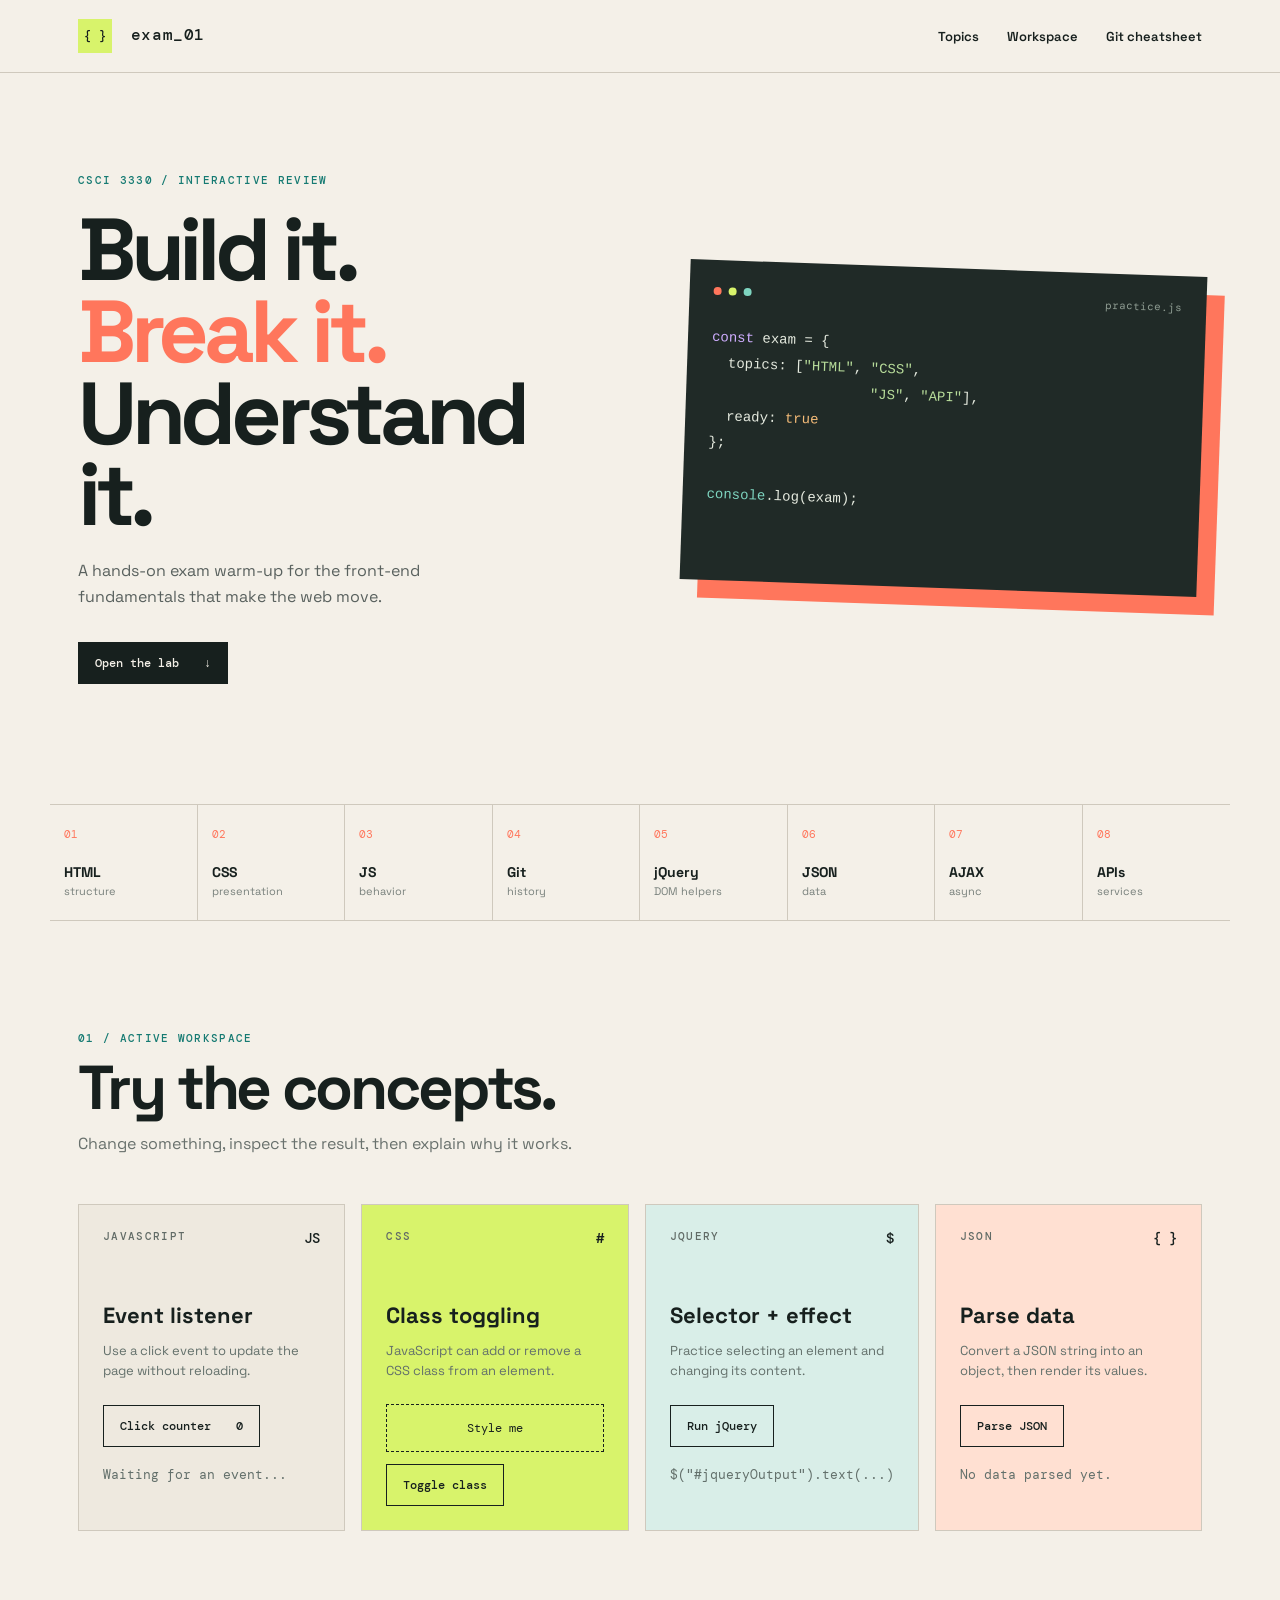
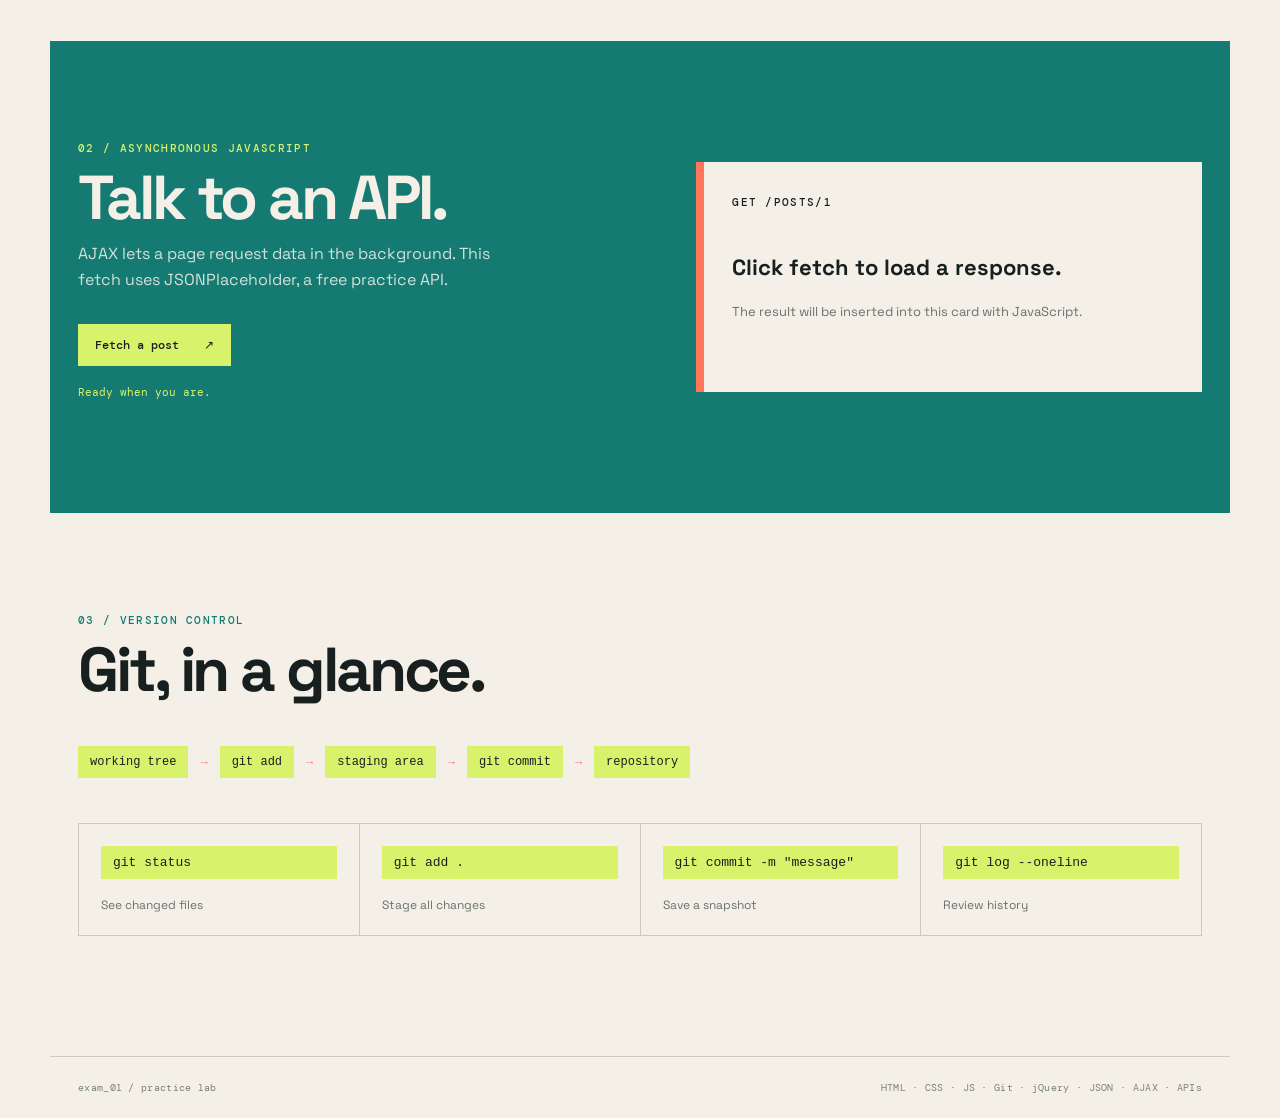
<file: Exam1Practice/index.html>
<!DOCTYPE html>
<html lang="en">
<head>
	<!-- Metadata, page title, external fonts, and the project stylesheet. -->
	<meta charset="UTF-8">
	<meta name="viewport" content="width=device-width, initial-scale=1.0">
	<title>Exam 1 Practice Lab</title>
	<link rel="preconnect" href="https://fonts.googleapis.com">
	<link rel="preconnect" href="https://fonts.gstatic.com" crossorigin>
	<link href="https://fonts.googleapis.com/css2?family=DM+Mono:wght@400;500&family=Space+Grotesk:wght@400;500;600;700&display=swap" rel="stylesheet">
	<link rel="stylesheet" href="Assets/CSS/style.css">
</head>
<body>
	<!-- Site header contains the brand and anchor-link navigation. -->
	<header class="site-header">
		<div class="header-inner">
			<a class="brand" href="#top"><span class="brand-mark">{ }</span> exam_01</a>
			<nav aria-label="Main navigation">
				<a href="#topics">Topics</a>
				<a href="#workspace">Workspace</a>
				<a href="#git">Git cheatsheet</a>
			</nav>
		</div>
	</header>

	<main id="top">
		<!-- Hero section introduces the practice lab and shows a code preview. -->
		<section class="hero">
			<div class="hero-copy">
				<p class="eyebrow">CSCI 3330 / interactive review</p>
				<h1>Build it.<br><em>Break it.</em><br>Understand it.</h1>
				<p class="hero-text">A hands-on exam warm-up for the front-end fundamentals that make the web move.</p>
				<a class="button button-dark" href="#workspace">Open the lab <span>↓</span></a>
			</div>
			<div class="hero-terminal" aria-label="Code preview">
				<div class="terminal-bar"><span></span><span></span><span></span><b>practice.js</b></div>
				<pre><code><span class="syntax-purple">const</span> exam = {
  topics: [<span class="syntax-green">"HTML"</span>, <span class="syntax-green">"CSS"</span>,
		   <span class="syntax-green">"JS"</span>, <span class="syntax-green">"API"</span>],
  ready: <span class="syntax-orange">true</span>
};

<span class="syntax-blue">console</span>.log(exam);</code></pre>
			</div>
		</section>

		<!-- Each topic is represented by a short HTML content block. -->
		<section class="topic-strip" id="topics">
			<div><span class="topic-number">01</span><strong>HTML</strong><small>structure</small></div>
			<div><span class="topic-number">02</span><strong>CSS</strong><small>presentation</small></div>
			<div><span class="topic-number">03</span><strong>JS</strong><small>behavior</small></div>
			<div><span class="topic-number">04</span><strong>Git</strong><small>history</small></div>
			<div><span class="topic-number">05</span><strong>jQuery</strong><small>DOM helpers</small></div>
			<div><span class="topic-number">06</span><strong>JSON</strong><small>data</small></div>
			<div><span class="topic-number">07</span><strong>AJAX</strong><small>async</small></div>
			<div><span class="topic-number">08</span><strong>APIs</strong><small>services</small></div>
		</section>

		<!-- These cards provide small exercises for JavaScript, CSS, jQuery, and JSON. -->
		<section class="workspace" id="workspace">
			<div class="section-heading">
				<p class="eyebrow">01 / active workspace</p>
				<h2>Try the concepts.</h2>
				<p>Change something, inspect the result, then explain why it works.</p>
			</div>
			<div class="lab-grid">

				<article class="lab-card js-card">
					<div class="card-top"><span class="card-label">JavaScript</span><span class="card-icon">JS</span></div>
					<h3>Event listener</h3>
					<p>Use a click event to update the page without reloading.</p>
					<button class="button button-light" id="countButton" type="button">Click counter <span id="count">0</span></button>
					<p class="output" id="countMessage">Waiting for an event...</p>
				</article>

				<article class="lab-card css-card">
					<div class="card-top"><span class="card-label">CSS</span><span class="card-icon">#</span></div>
					<h3>Class toggling</h3>
					<p>JavaScript can add or remove a CSS class from an element.</p>
					<div class="toggle-demo" id="toggleDemo">Style me</div>
					<button class="button button-light" id="toggleButton" type="button">Toggle class</button>
				</article>

				<article class="lab-card jquery-card">
					<div class="card-top"><span class="card-label">jQuery</span><span class="card-icon">$</span></div>
					<h3>Selector + effect</h3>
					<p>Practice selecting an element and changing its content.</p>
					<button class="button button-light" id="jqueryButton" type="button">Run jQuery</button>
					<p class="output" id="jqueryOutput">$("#jqueryOutput").text(...)</p>
				</article>

				<article class="lab-card json-card">
					<div class="card-top"><span class="card-label">JSON</span><span class="card-icon">{ }</span></div>
					<h3>Parse data</h3>
					<p>Convert a JSON string into an object, then render its values.</p>
					<button class="button button-light" id="jsonButton" type="button">Parse JSON</button>
					<p class="output" id="jsonOutput">No data parsed yet.</p>
				</article>
				
			</div>
		</section>

		<!-- The API exercise demonstrates AJAX with the Fetch API. -->
		<section class="api-section">
			<div class="api-copy">
				<p class="eyebrow">02 / asynchronous JavaScript</p>
				<h2>Talk to an API.</h2>
				<p>AJAX lets a page request data in the background. This fetch uses JSONPlaceholder, a free practice API.</p>
				<button class="button button-dark" id="apiButton" type="button">Fetch a post <span>↗</span></button>
				<p class="status" id="apiStatus" role="status">Ready when you are.</p>
			</div>
			<div class="api-result" id="apiResult">
				<span class="result-label">GET /posts/1</span>
				<h3>Click fetch to load a response.</h3>
				<p>The result will be inserted into this card with JavaScript.</p>
			</div>
		</section>

		<!-- Git commands are displayed as a quick version-control reference. -->
		<section class="git-section" id="git">
			<div class="section-heading">
				<p class="eyebrow">03 / version control</p>
				<h2>Git, in a glance.</h2>
			</div>
			<div class="git-flow"><code>working tree</code><span>→</span><code>git add</code><span>→</span><code>staging area</code><span>→</span><code>git commit</code><span>→</span><code>repository</code></div>
			<div class="commands">
				<div><code>git status</code><span>See changed files</span></div>
				<div><code>git add .</code><span>Stage all changes</span></div>
				<div><code>git commit -m "message"</code><span>Save a snapshot</span></div>
				<div><code>git log --oneline</code><span>Review history</span></div>
			</div>
		</section>
	</main>

	<!-- Footer closes the page and lists the subjects covered. -->
	<footer><span>exam_01 / practice lab</span><span>HTML · CSS · JS · Git · jQuery · JSON · AJAX · APIs</span></footer>
	<!-- jQuery loads before the script that uses its $ selector. -->
	<script src="https://code.jquery.com/jquery-3.7.1.min.js"></script>
	<script src="Assets/JS/script.js"></script>
</body>
</html>
</file>
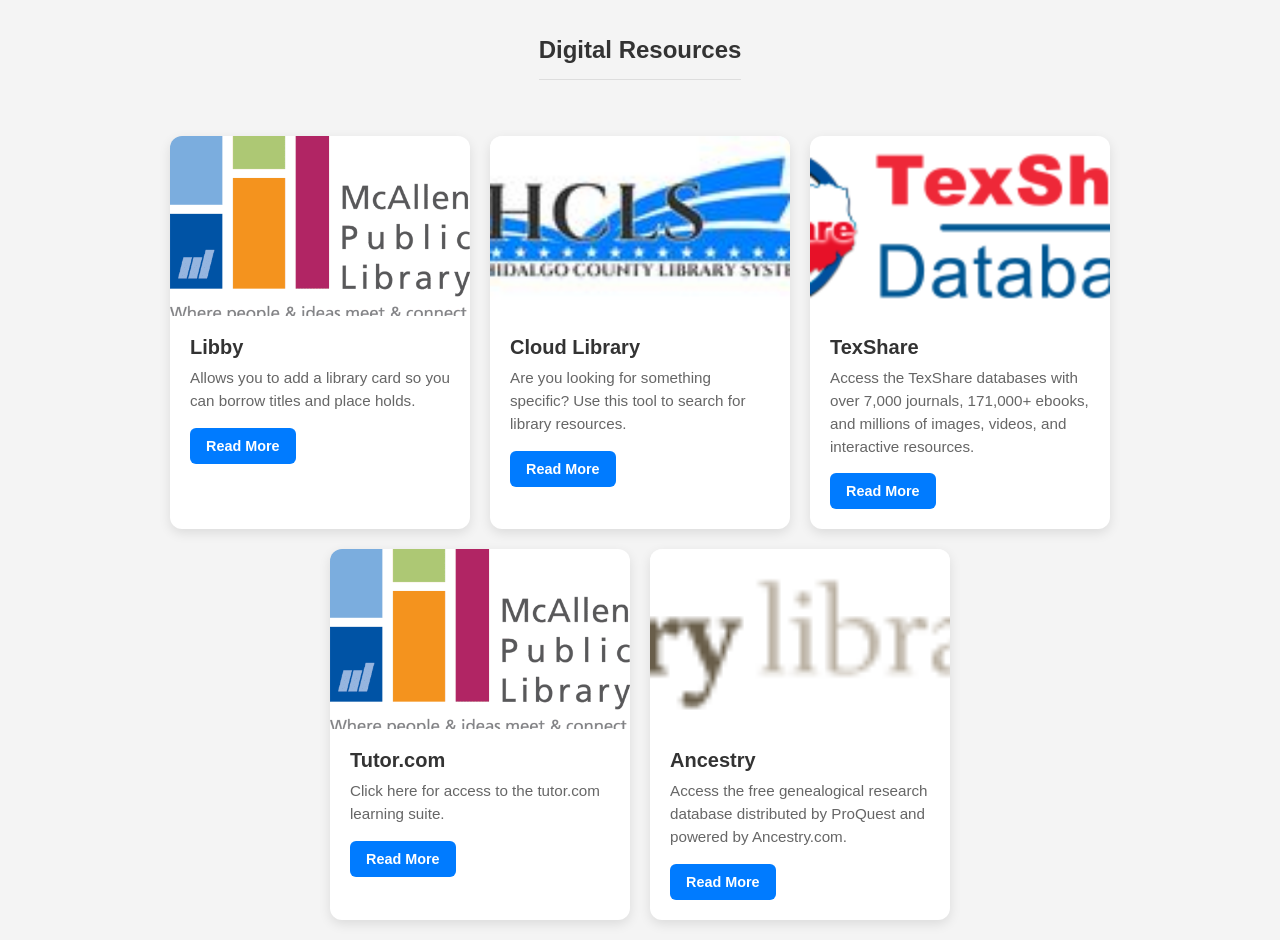
<file: Lab2-CSS/index.html>
<!DOCTYPE html>
<html lang="en">
<head>
    <meta charset="UTF-8">
    <meta name="viewport" content="width=device-width, initial-scale=1.0">
    <title>Form Structure</title>
</head>
<link rel="stylesheet" href="Assets/CSS/styles.css">
<body>
    <div class="tittle">
        <h1>Digital Resources</h1>
    </div>

    <div class="card-container">

    <div class="card">
        <img src="Assets/IMG/MPL.png" alt="Libby" class="card-img">
        <div class="card-body">
            <h3 class="card-title">Libby</h3>
            <p class="card-text">Allows you to add a library card so you can borrow titles and place holds.</p>
            <a href="#" class="card-btn">Read More</a>
        </div>
    </div>

    <div class="card">
        <img src="Assets/IMG/HCLS.jpg" alt="Cloud Library" class="card-img">
        <div class="card-body">
            <h3 class="card-title">Cloud Library</h3>
            <p class="card-text">Are you looking for something specific? Use this tool to search for library resources.</p>
            <a href="#" class="card-btn">Read More</a>
        </div>
    </div>

    <div class="card">
        <img src="Assets/IMG/TexShare.png" alt="TexShare" class="card-img">
        <div class="card-body">
            <h3 class="card-title">TexShare</h3>
            <p class="card-text">Access the TexShare databases with over 7,000 journals, 171,000+ ebooks, and millions of images, videos, and interactive resources.</p>
            <a href="#" class="card-btn">Read More</a>
        </div>
    </div>

    <div class="card">
        <img src="Assets/IMG/MPL.png" alt="Tutor.com" class="card-img">
        <div class="card-body">
            <h3 class="card-title">Tutor.com</h3>
            <p class="card-text">Click here for access to the tutor.com learning suite.</p>
            <a href="#" class="card-btn">Read More</a>
        </div>
    </div>

    <div class="card">
        <img src="Assets/IMG/Ancestry.gif" alt="Ancestry" class="card-img">
        <div class="card-body">
            <h3 class="card-title">Ancestry</h3>
            <p class="card-text">Access the free genealogical research database distributed by ProQuest and powered by Ancestry.com.</p>
            <a href="#" class="card-btn">Read More</a>
        </div>
    </div>

</div>


    <!-- Text for each of the card  -->
        <!-- Libby
        Allows you to add a library card so you can borrow titles and place holds.

        Cloud Library
        Are you looking for something specific? Use this tool to search for library resources.

        TexShare
        Access the TexShare databases with over 7,000 journals, 171,000+ ebooks, and millions of images, videos, and interactive resources.

        Tutor.com
        Click here for access to the tutor.com learning suite.

        Ancestry
        Access the free genealogical research database distributed by ProQuest and powered by Ancestry.com. -->
      
</body>
</html>
</file>
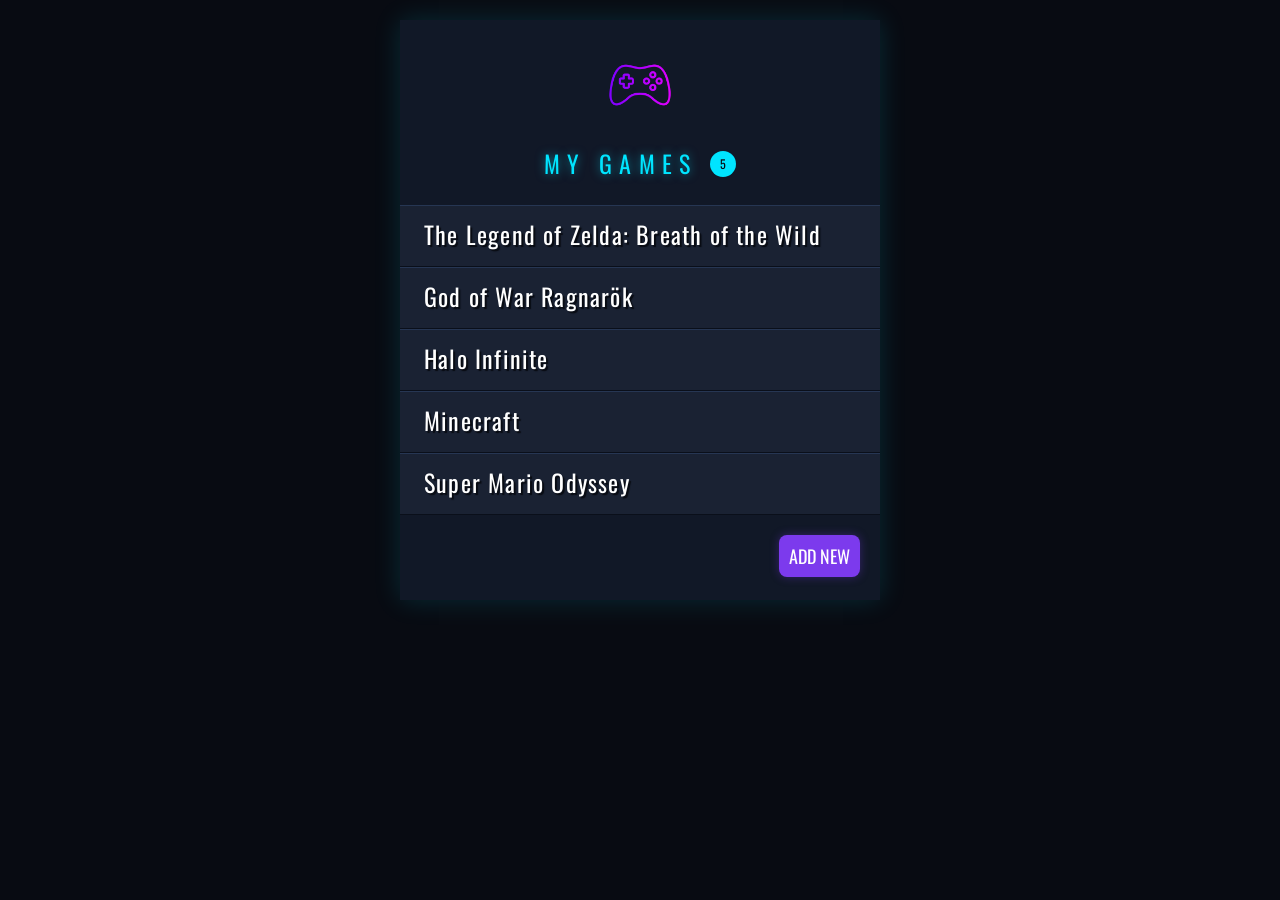
<file: Lab4--jquery-2/example.html>
<!DOCTYPE html>
<html>
  <head>
    <title>jQuery - Practice</title>
    <link rel="stylesheet" href="css/styles.css" />    
    <script src="js/jquery-1.11.0.js"></script>        
    <script src="js/example.js"></script>
  </head>
  <body>
    <div id="page">
      <h1 id="header"><img src="images/game-controller.png" alt="game-controller"></h1>
      
      <h2>My Games <span id="counter"></span></h2>
      
      <ul id="gameList">
        <li>The Legend of Zelda: Breath of the Wild</li>
        <li>God of War Ragnarök</li>
        <li>Halo Infinite</li>
        <li>Minecraft</li>
        <li>Super Mario Odyssey</li>
      </ul>

      <div id="newItemButton">
        <button href="#" id="showForm">Add new</button>
      </div>
      
      <form id="newItemForm">
        <input type="text" id="itemDescription" placeholder="Add description" />
        <input type="submit" id="add" value="add" />
      </form>

    </div>

  </body>
</html>
</file>
<file: Exam1Practice/Assets/CSS/style.css>
@import url('https://fonts.googleapis.com/css2?family=DM+Mono:wght@400;500&family=Space+Grotesk:wght@400;500;600;700&display=swap');

/* Shared colors and sizing values make the design easier to update. */
:root { --ink: #17201e; --paper: #f4f0e8; --lime: #d8f36b; --coral: #ff765c; --teal: #157a72; --line: #cfc9bd; }
* { box-sizing: border-box; }
html { scroll-behavior: smooth; }
body { margin: 0; color: var(--ink); background: var(--paper); font-family: 'Space Grotesk', sans-serif; }
a { color: inherit; text-decoration: none; }

/* Header and navigation styles. */
.site-header { border-bottom: 1px solid var(--line); }
.header-inner, main > section, footer { max-width: 1180px; margin: auto; }
.header-inner { display: flex; justify-content: space-between; align-items: center; min-height: 72px; padding: 0 28px; }
.brand { font-family: 'DM Mono', monospace; font-weight: 500; letter-spacing: .04em; }
.brand-mark { display: inline-grid; place-items: center; width: 34px; height: 34px; margin-right: 8px; color: var(--ink); background: var(--lime); font-size: 12px; }
nav { display: flex; gap: 28px; font-size: 13px; font-weight: 600; }
nav a:hover { color: var(--teal); }

/* Hero layout and the code-preview terminal. */
.hero { display: grid; grid-template-columns: 1fr 1fr; gap: 8%; align-items: center; padding: 100px 28px 120px; }
.eyebrow, .card-label, .result-label { font: 500 11px 'DM Mono', monospace; letter-spacing: .12em; text-transform: uppercase; }
.eyebrow { color: var(--teal); }
h1, h2, h3, p { margin-top: 0; }
h1 { margin: 22px 0; font-size: clamp(48px, 7vw, 88px); line-height: .93; letter-spacing: -.06em; }
h1 em { color: var(--coral); font-style: normal; }
.hero-text { max-width: 390px; color: #59615e; line-height: 1.6; }
.button { border: 1px solid var(--ink); padding: 12px 16px; font: 500 12px 'DM Mono', monospace; cursor: pointer; transition: transform .2s, box-shadow .2s; }
.button:hover { transform: translate(-2px, -2px); box-shadow: 4px 4px 0 var(--ink); }
.button span { margin-left: 18px; }
.button-dark { display: inline-block; margin-top: 16px; color: var(--paper); background: var(--ink); }
.button-light { color: var(--ink); background: transparent; }
.hero-terminal { min-height: 320px; padding: 24px; color: #e5eadf; background: #202a27; box-shadow: 18px 18px 0 var(--coral); transform: rotate(2deg); }
.terminal-bar { display: flex; align-items: center; gap: 7px; padding-bottom: 26px; color: #8d9b91; font: 11px 'DM Mono', monospace; }
.terminal-bar span { width: 8px; height: 8px; border-radius: 50%; background: var(--coral); }.terminal-bar span:nth-child(2) { background: var(--lime); }.terminal-bar span:nth-child(3) { background: #7ed5c0; }.terminal-bar b { margin-left: auto; font-weight: 400; }
pre { margin: 0; font: 14px/1.8 'DM Mono', monospace; }.syntax-purple { color: #cfadff; }.syntax-green { color: #b7dc9a; }.syntax-orange { color: #f4bb78; }.syntax-blue { color: #7ed5c0; }

/* Topic navigation strip and the interactive practice cards. */
.topic-strip { display: grid; grid-template-columns: repeat(8, 1fr); border-top: 1px solid var(--line); border-bottom: 1px solid var(--line); }
.topic-strip > div { padding: 22px 14px; border-right: 1px solid var(--line); }.topic-strip > div:last-child { border: 0; }.topic-number { display: block; margin-bottom: 22px; color: var(--coral); font: 11px 'DM Mono', monospace; }.topic-strip strong, .topic-strip small { display: block; }.topic-strip strong { font-size: 14px; }.topic-strip small { margin-top: 3px; color: #78807c; font-size: 11px; }
.workspace { padding: 110px 28px; }.section-heading { max-width: 560px; }.section-heading h2, .api-copy h2 { margin: 12px 0; font-size: clamp(36px, 5vw, 62px); line-height: 1; letter-spacing: -.05em; }.section-heading > p:last-child, .api-copy > p:not(.eyebrow) { color: #69716d; line-height: 1.6; }
.lab-grid { display: grid; grid-template-columns: repeat(4, 1fr); gap: 16px; margin-top: 48px; }.lab-card { min-height: 310px; padding: 24px; border: 1px solid var(--line); background: #eee9df; }.lab-card:nth-child(2) { background: var(--lime); }.lab-card:nth-child(3) { background: #d9eee8; }.lab-card:nth-child(4) { background: #ffe0d2; }.card-top { display: flex; justify-content: space-between; color: #616b66; }.card-icon { color: var(--ink); font: 500 14px 'DM Mono', monospace; }.lab-card h3 { margin: 54px 0 12px; font-size: 22px; }.lab-card p { color: #63706b; font-size: 13px; line-height: 1.5; }.lab-card .button { margin-top: 12px; }.output { min-height: 20px; margin-top: 18px !important; font: 11px 'DM Mono', monospace; }.toggle-demo { display: grid; place-items: center; height: 48px; margin-top: 24px; border: 1px dashed var(--ink); font: 12px 'DM Mono', monospace; }.toggle-demo.is-active { color: var(--paper); background: var(--teal); border-style: solid; transform: rotate(-2deg); }

/* API response panel and Git reference section. */
.api-section { display: grid; grid-template-columns: 1fr 1fr; gap: 10%; padding: 100px 28px; color: var(--paper); background: var(--teal); }.api-copy .eyebrow { color: var(--lime); }.api-copy > p:not(.eyebrow) { max-width: 420px; color: #d2e1d9; }.api-section .button-dark { color: var(--ink); background: var(--lime); border-color: var(--lime); }.api-result { align-self: center; min-height: 230px; padding: 28px; color: var(--ink); background: var(--paper); border-left: 8px solid var(--coral); }.api-result h3 { margin-top: 42px; font-size: 22px; }.api-result p { color: #69716d; font-size: 13px; }.status { margin-top: 18px; color: var(--lime) !important; font: 11px 'DM Mono', monospace; }
.git-section { padding: 100px 28px 120px; }.git-flow { display: flex; flex-wrap: wrap; align-items: center; gap: 12px; margin: 45px 0; font: 12px 'DM Mono', monospace; }.git-flow code, .commands code { padding: 9px 12px; background: var(--lime); }.git-flow span { color: var(--coral); }.commands { display: grid; grid-template-columns: repeat(4, 1fr); gap: 1px; background: var(--line); border: 1px solid var(--line); }.commands div { display: grid; gap: 18px; padding: 22px; background: var(--paper); }.commands span { color: #69716d; font-size: 12px; }

/* Footer and responsive layout changes for tablets and phones. */
footer { display: flex; justify-content: space-between; padding: 24px 28px; border-top: 1px solid var(--line); color: #78807c; font: 10px 'DM Mono', monospace; letter-spacing: .03em; }
@media (max-width: 800px) { nav { display: none; }.hero, .api-section { grid-template-columns: 1fr; padding-top: 70px; padding-bottom: 80px; }.hero-terminal { margin: 20px 10px 0 0; }.topic-strip { grid-template-columns: repeat(4, 1fr); }.topic-strip > div:nth-child(4) { border-right: 0; }.topic-strip > div:nth-child(-n+4) { border-bottom: 1px solid var(--line); }.lab-grid { grid-template-columns: repeat(2, 1fr); }.api-result { margin-top: 35px; }.commands { grid-template-columns: repeat(2, 1fr); } }
@media (max-width: 480px) { .header-inner, main > section, footer { padding-left: 20px; padding-right: 20px; }.hero { padding-top: 60px; }.topic-strip { grid-template-columns: repeat(2, 1fr); }.topic-strip > div:nth-child(2n) { border-right: 0; }.topic-strip > div:nth-child(-n+6) { border-bottom: 1px solid var(--line); }.lab-grid, .commands { grid-template-columns: 1fr; }.git-flow { line-height: 2.7; }footer { display: block; line-height: 2; } }
</file>
<file: Lab2-CSS/Assets/CSS/styles.css>
body {
  margin: 0;
  font-family: sans-serif;
  background-color: #f4f4f4;
}

.tittle {
  text-align: center;
  padding: 20px 0;
}

.tittle h1 {
  color: #333333;
  font-size: 1.5rem;
  border-bottom: 1px solid #ddd;
  padding-bottom: 15px;
  display: inline-block;
}

.card-container {
  display: flex;
  flex-wrap: wrap;        /* wrap instead of nowrap so it's actually responsive */
  justify-content: center;
  gap: 20px;
  padding: 20px;
}

.card {
  width: 300px;
  flex: 0 0 300px;
  background-color: #ffffff;
  border-radius: 12px;
  overflow: hidden;               /* keeps the image corners rounded too though it looked better */
  box-shadow: 0 4px 12px rgba(0, 0, 0, 0.1);
  transition: transform 0.3s ease, box-shadow 0.3s ease;
  font-family: sans-serif;
}

.card:hover {
  transform: translateY(-5px);
  box-shadow: 0 8px 16px rgba(0, 0, 0, 0.15);
}

.card-img {
  width: 100%;
  height: 180px;
  object-fit: cover;
  display: block;
}

.card-body {
  padding: 20px;
}

.card-title {
  margin: 0 0 8px 0;
  font-size: 1.25rem;
  color: #333333;
}

.card-text {
  margin: 0 0 15px 0;
  font-size: 0.95rem;
  color: #666666;
  line-height: 1.5;
}

.card-btn {
  display: inline-block;
  background-color: #007bff;
  color: #ffffff;
  padding: 10px 16px;
  border-radius: 6px;
  text-decoration: none;
  font-size: 0.9rem;
  font-weight: bold;
  transition: background-color 0.2s ease;
}

.card-btn:hover {
  background-color: #0056b3;
}

/* Responsive: stack cards on small screens always make sure your website looks good no matter the screen size.*/
@media (max-width: 340px) {
  .card {
    width: 100%;
    flex: 0 0 100%;
  }
}
</file>
<file: Lab4--jquery-2/css/styles.css>
@import url(http://fonts.googleapis.com/css?family=Oswald);

body {
  background-color: #080b12;
  font-family: 'Oswald', 'Futura', sans-serif;
  margin: 0;
  padding: 0;
}

#page {
  background-color: #111827;
  max-width: 480px;
  margin: 20px auto 20px auto;
  position: relative;
  text-align: center;
  box-shadow: 0 0 25px rgba(0, 229, 255, 0.15);
}


h1 {
  text-align: center;
  text-indent: -1000%;
  height: 75px;
  line-height: 75px;
  width: 117px;
  margin: 0 auto 0 auto;
  padding: 30px 10px 20px 10px;
}

img {
  display: block;
  width: 70px;
  margin: 0 auto;
}

h2 {
  color: #00e5ff;
  font-size: 24px;
  font-weight: normal;
  text-align: center;
  text-transform: uppercase;
  letter-spacing: .3em;
  display: inline-block;
  margin: 0 0 23px 0;
  text-shadow: 0 0 10px rgba(0, 229, 255, 0.5);
}

h2 span {
  background-color: #00e5ff;
  color: #080b12;
  font-size: 12px;
  text-align: center;
  letter-spacing: 0;
  display: inline-block;
  position: relative;
  border-radius: 50%;
  top: -5px;
  height: 22px;
  width: 26px;
  padding: 4px 0 0 0;
}

ul {
  border: none;
  padding: 0;
  margin: 0;
}

li {
  background-color: #1a2233;
  color: #ffffff;
  border-top: 1px solid #263653;
  border-bottom: 1px solid #0a0f1a;
  font-size: 24px;
  letter-spacing: .05em;
  list-style-type: none;
  text-shadow: 2px 2px 1px #080b12;
  text-align: left;
  height: 50px;
  padding-left: 1em;
  padding-top: 10px;
}

li:hover {
  background-color: #202d44;
  border-left: 3px solid #00e5ff;
  color: #00e5ff;
}

li a {
  color: #ffffff;
  background-image: url('../images/icon-link.png');
  background-position: right, center;
  background-repeat: no-repeat;
  text-decoration: none;
  padding-right: 36px;
}

li.complete a {
  background-image: none;
}

p {
  background-color: #182235;
  color: #b8c7dc;
  padding: 10px;
  display: inline-block;
  margin: 20px auto 20px auto;
  width: 80%;
  border: 1px solid #263653;
  border-radius: 5px;
  text-align: center;
}

form {
  padding: 0 20px 20px 20px;
}

label {
  color: #00e5ff;
  display: block;
  margin: 10px 0 10px 0;
  font-size: 24px;
}

input[type='text'],
input[type='password'],
textarea {
  background-color: #182235;
  color: #ffffff;
  font-size: 24px;
  width: 96%;
  padding: 4px 6px;
  border: 1px solid #334155;
  border-radius: 8px;
}

input[type='submit'],
a.add,
button,
a.show {
  background-color: #7c3aed;
  color: #ffffff;
  border-radius: 8px;
  border: none;
  padding: 8px 10px;
  margin-top: 10px;
  font-family: 'Oswald', 'Futura', sans-serif;
  font-size: 18px;
  text-decoration: none;
  text-transform: uppercase;
  box-shadow: 0 0 10px rgba(124, 58, 237, 0.35);
}

input[type='submit'],
a.add,
button {
  float: right;
}

input[type='text']:focus,
input[type='password']:focus,
textarea:focus {
  border: 1px solid #00e5ff;
  background-color: #111827;
  outline: none;
  box-shadow: 0 0 8px rgba(0, 229, 255, 0.35);
}

input[type='submit']:hover,
a.add:hover,
a.show:hover {
  background-color: #00e5ff;
  color: #080b12;
  cursor: pointer;
  box-shadow: 0 0 15px rgba(0, 229, 255, 0.5);
}

h2 a {
  font-size: 12px;
}

a.show {
  font-size: 12px;
  padding: 5px;
  letter-spacing: 0;
  position: relative;
  top: -5px;
  left: 10px;
}

#newItemButton {
  padding: 10px 20px 75px 20px;
  display: none;
}

#newItemForm {
  padding-top: 20px;
}

#itemDescription {
  width: 360px;
}

#newItemForm input[type='submit'] {
  margin-top: 0;
  text-align: left;
}
</file>
